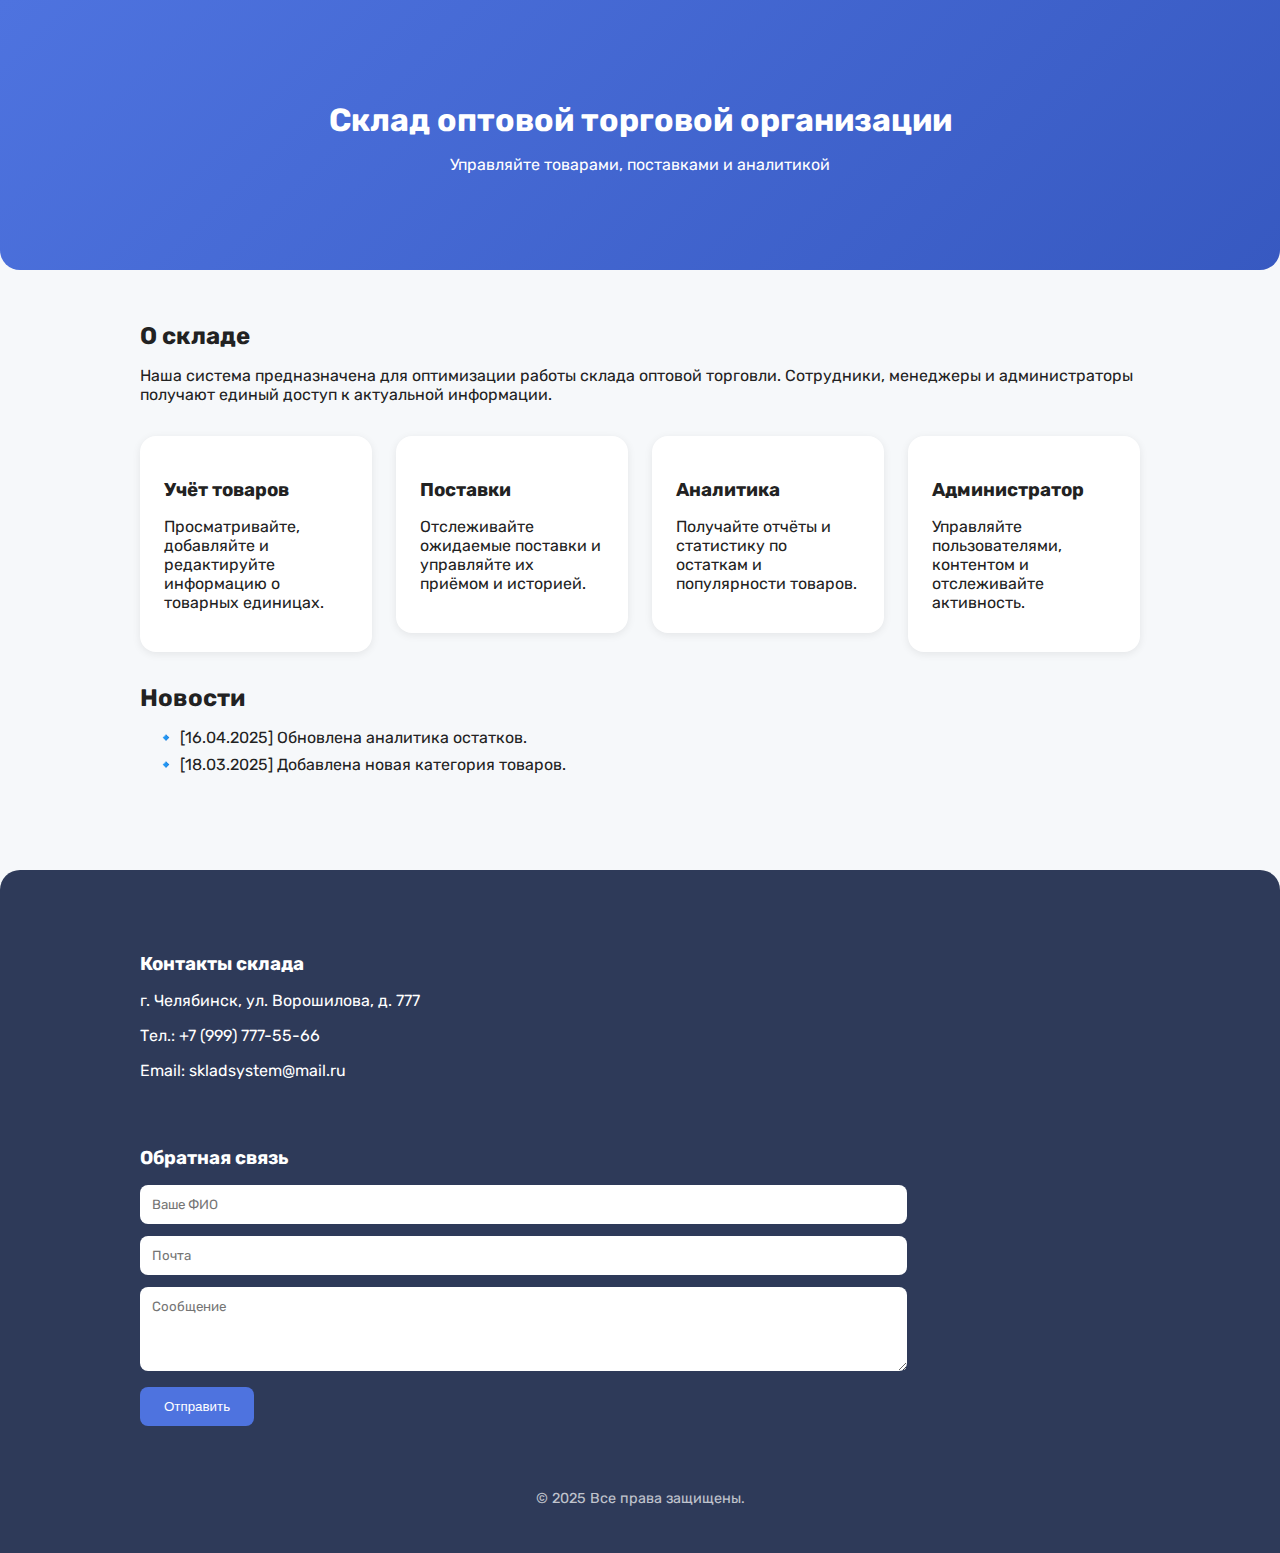
<file: index.html>
<!DOCTYPE html>
<html lang="ru">
<head>
  <meta charset="UTF-8" />
  <meta name="viewport" content="width=device-width, initial-scale=1.0"/>
  <title>Склад оптовой торговой организации</title>
  <link rel="stylesheet" href="css/style.css" />
  <link href="https://fonts.googleapis.com/css2?family=Rubik:wght@400;600&display=swap" rel="stylesheet">
</head>
<body>
  <header class="hero-header">
    <div class="container">
      <h1>Склад оптовой торговой организации</h1>
      <p>Управляйте товарами, поставками и аналитикой</p>
    </div>
  </header>

  <main class="container">
    <section class="intro">
      <h2>О складе</h2>
      <p>
        Наша система предназначена для оптимизации работы склада оптовой торговли.
        Сотрудники, менеджеры и администраторы получают единый доступ к актуальной информации.
      </p>
    </section>

    <section class="cards-grid">
      <a href="inventory.html" class="card-link">
        <div class="card hoverable">
          <h3>Учёт товаров</h3>
          <p>Просматривайте, добавляйте и редактируйте информацию о товарных единицах.</p>
        </div>
      </a>
      <a href="deliveries.html" class="card-link">
        <div class="card hoverable">
          <h3>Поставки</h3>
          <p>Отслеживайте ожидаемые поставки и управляйте их приёмом и историей.</p>
        </div>
      </a>
      <a href="analytics.html" class="card-link">
        <div class="card hoverable">
          <h3>Аналитика</h3>
          <p>Получайте отчёты и статистику по остаткам и популярности товаров.</p>
        </div>
      </a>
      <a href="admin.html" class="card-link">
        <div class="card hoverable">
          <h3>Администратор</h3>
          <p>Управляйте пользователями, контентом и отслеживайте активность.</p>
        </div>
      </a>
    </section>

    <section class="news-section">
      <h2>Новости</h2>
      <ul class="news-list">
        <li>🔹 [16.04.2025] Обновлена аналитика остатков.</li>
        <li>🔹 [18.03.2025] Добавлена новая категория товаров.</li>
      </ul>
    </section>
  </main>

  <footer class="footer">
    <div class="container footer-grid">
      <div>
        <h3>Контакты склада</h3>
        <p>г. Челябинск, ул. Ворошилова, д. 777</p>
        <p>Тел.: +7 (999) 777-55-66</p>
        <p>Email: skladsystem@mail.ru</p>
      </div>

      <div>
        <h3>Обратная связь</h3>
        <form id="feedback-form">
          <input type="text" name="name" placeholder="Ваше ФИО" required />
          <input type="text" name="subject" placeholder="Почта" required />
          <textarea name="message" placeholder="Сообщение" rows="4" required></textarea>
          <button type="submit" class="btn primary">Отправить</button>
        </form>
      </div>
    </div>
    <p class="footer-bottom">© 2025 Все права защищены.</p>
  </footer>

  <script src="js/index.js"></script>
</body>
</html>
</file>
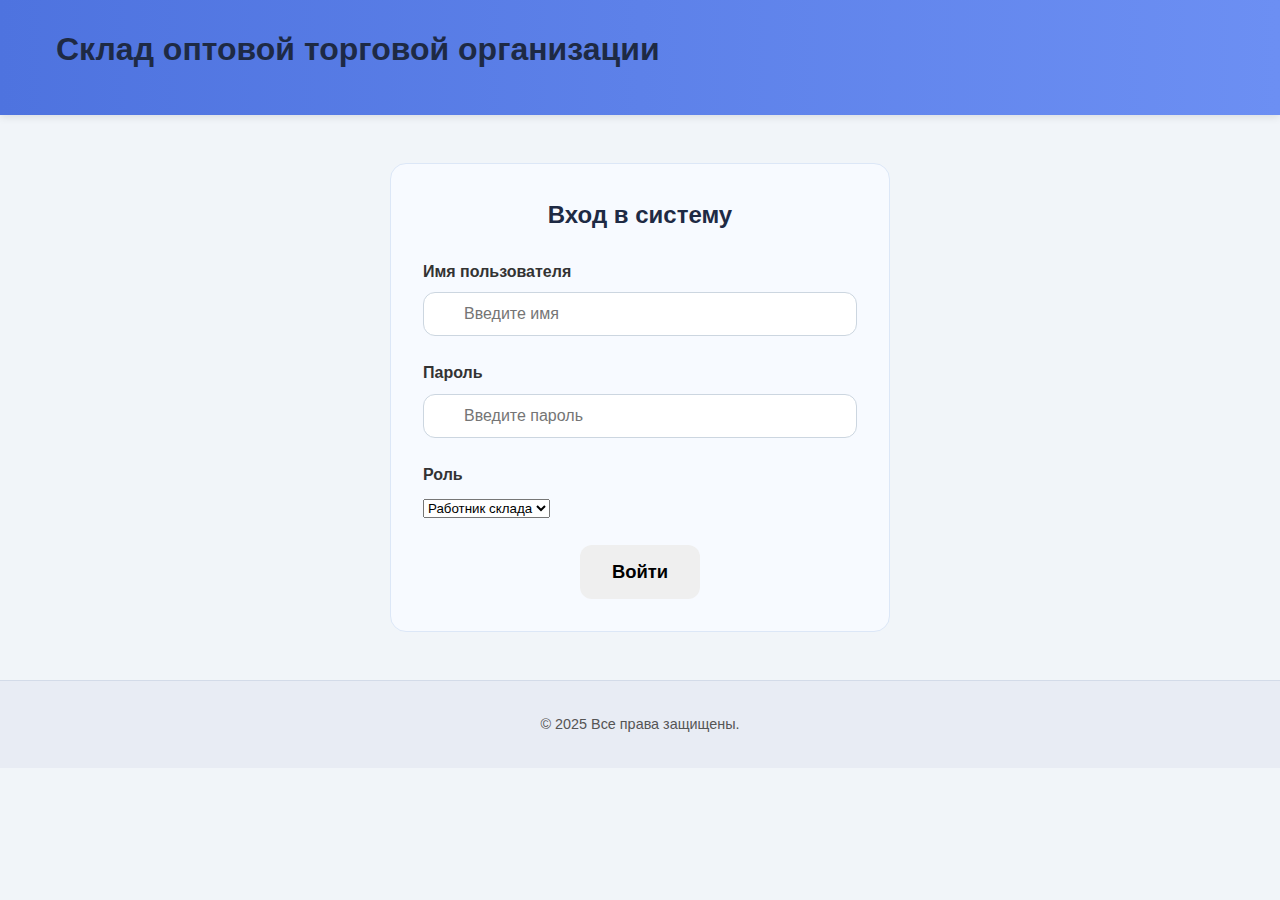
<file: admin.html>
<!DOCTYPE html>
<html lang="ru">
<head>
  <meta charset="UTF-8" />
  <meta name="viewport" content="width=device-width, initial-scale=1.0" />
  <title>Администратор</title>
  <link rel="stylesheet" href="css/admin.css" />
</head>
<body>
  <header class="main-header">
    <div class="container">
      <h1>Панель администратора</h1>
      <nav>
        <a href="index.html">Главная</a>
        <a href="inventory.html">Учёт товаров</a>
        <a href="deliveries.html">Поставки</a>
        <a href="analytics.html">Аналитика</a>
        <a href="admin.html" class="active">Администратор</a>
      </nav>
    </div>
  </header>

  <main class="container">
    <section>
      <h2>Управление пользователями</h2>
      <form id="userForm" class="pretty-form form-card">
        <div class="form-group">
          <label for="username">Имя пользователя</label>
          <div class="input-icon">
            <input type="text" id="username" placeholder="Введите имя пользователя" />
          </div>
        </div>
        <div class="form-group">
          <label for="role">Роль</label>
          <div class="input-icon">
            <select id="role">
              <option value="Работник склада">Работник склада</option>
              <option value="Менеджер">Менеджер</option>
              <option value="Администратор">Администратор</option>
            </select>
          </div>
        </div>
        <div class="form-group">
            <label for="password">Пароль</label>
            <div class="input-icon">
              <input type="password" id="password" placeholder="Введите пароль" />
            </div>
          </div>
        
        <button type="submit" class="btn primary big">Добавить пользователя</button>
      </form>

      <table class="styled-table">
        <thead>
          <tr>
            <th>Имя</th>
            <th>Роль</th>
            <th>Действия</th>
          </tr>
        </thead>
        <tbody id="userTable"></tbody>
      </table>
    </section>

    <section>
      <h2>Редактирование новостей</h2>
      <form id="newsForm" class="pretty-form form-card">
        <div class="form-group">
          <label for="news-title">Заголовок</label>
          <input type="text" id="news-title" placeholder="Введите заголовок" />
        </div>
        <div class="form-group">
          <label for="news-content">Содержание</label>
          <textarea id="news-content" rows="4" placeholder="Введите текст новости..."></textarea>
        </div>
        <button class="btn primary big" type="submit">Опубликовать</button>
      </form>
      <ul id="newsList" class="activity-log"></ul>
    </section>
  </main>

  <footer class="footer">
    <div class="container">
      <p>&copy; 2025 Все права защищены.</p>
    </div>
  </footer>

  <script src="js/admin.js"></script>
</body>
</html>
</file>
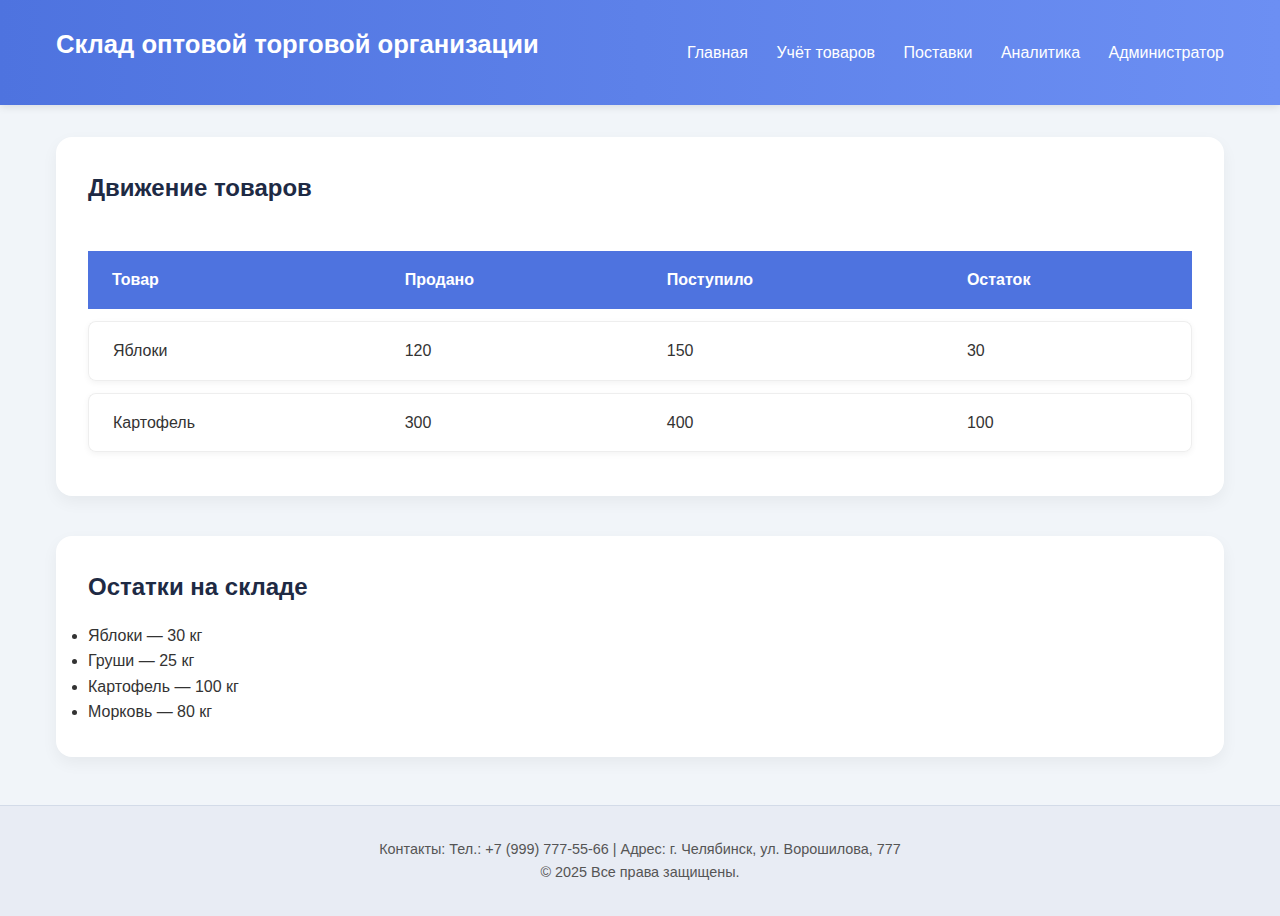
<file: analytics.html>
<!DOCTYPE html>
<html lang="ru">
<head>
  <meta charset="UTF-8" />
  <meta name="viewport" content="width=device-width, initial-scale=1.0" />
  <title>Аналитика</title>
  <link rel="stylesheet" href="css/inventory.css">
</head>
<body>
  <header class="site-header">
    <div class="container">
      <h1 class="logo">Склад оптовой торговой организации</h1>
      <nav class="nav">
        <a href="index.html">Главная</a>
        <a href="inventory.html">Учёт товаров</a>
        <a href="deliveries.html">Поставки</a>
        <a href="analytics.html">Аналитика</a>
        <a href="admin.html">Администратор</a>
      </nav>
    </div>
  </header>
  <main>
    <section class="card">
      <h2>Движение товаров</h2>
      <table class="styled-table">
        <thead>
          <tr>
            <th>Товар</th>
            <th>Продано</th>
            <th>Поступило</th>
            <th>Остаток</th>
          </tr>
        </thead>
        <tbody>
          <tr>
            <td>Яблоки</td>
            <td>120</td>
            <td>150</td>
            <td>30</td>
          </tr>
          <tr>
            <td>Картофель</td>
            <td>300</td>
            <td>400</td>
            <td>100</td>
          </tr>
        </tbody>
      </table>
    </section>
    <section class="card">
      <h2>Остатки на складе</h2>
      <ul>
        <li>Яблоки — 30 кг</li>
        <li>Груши — 25 кг</li>
        <li>Картофель — 100 кг</li>
        <li>Морковь — 80 кг</li>
      </ul>
    </section>
  </main>
  <footer>
    <p>Контакты: Тел.: +7 (999) 777-55-66 | Адрес: г. Челябинск, ул. Ворошилова, 777</p>
    <p>&copy; 2025 Все права защищены.</p>
  </footer>
  
</body>
</html>
</file>
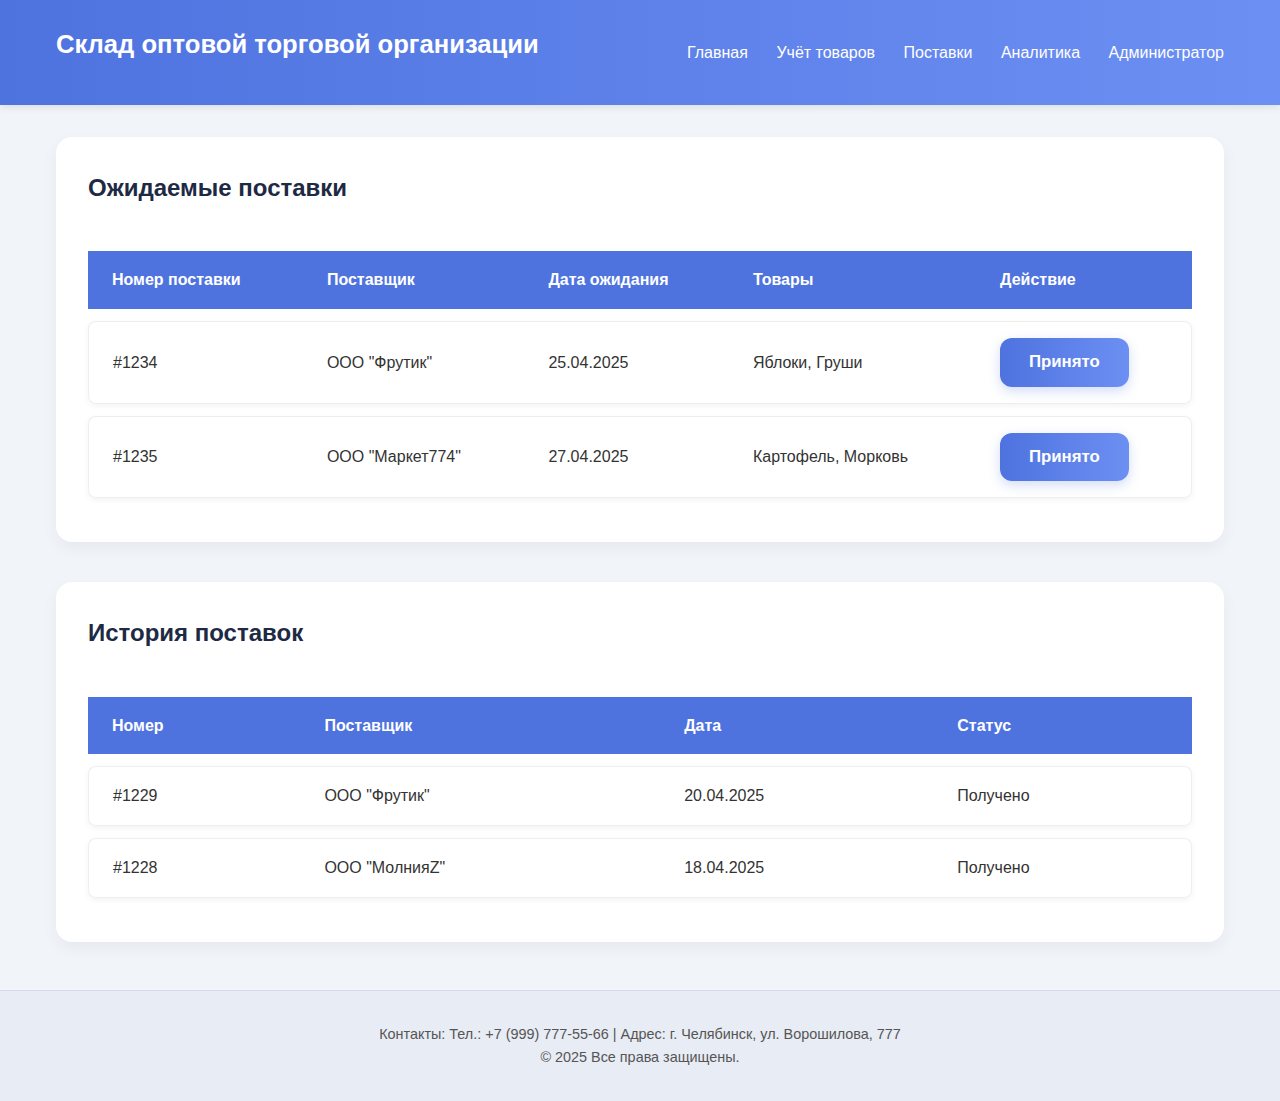
<file: deliveries.html>
<!DOCTYPE html>
<html lang="ru">
<head>
  <meta charset="UTF-8" />
  <meta name="viewport" content="width=device-width, initial-scale=1.0">
  <title>Склад оптовой торговой организации</title>
  <link rel="stylesheet" href="css/inventory.css">
</head>
<body>
  <header class="site-header">
    <div class="container">
      <h1 class="logo">Склад оптовой торговой организации</h1>
      <nav class="nav">
        <a href="index.html">Главная</a>
        <a href="inventory.html">Учёт товаров</a>
        <a href="deliveries.html">Поставки</a>
        <a href="analytics.html">Аналитика</a>
        <a href="admin.html">Администратор</a>
      </nav>
    </div>
  </header>
  <main>
    <section class="card">
      <h2>Ожидаемые поставки</h2>
      <table class="styled-table">
        <thead>
          <tr>
            <th>Номер поставки</th>
            <th>Поставщик</th>
            <th>Дата ожидания</th>
            <th>Товары</th>
            <th>Действие</th>
          </tr>
        </thead>
        <tbody>
          <tr>
            <td>#1234</td>
            <td>ООО "Фрутик"</td>
            <td>25.04.2025</td>
            <td>Яблоки, Груши</td>
            <td><button class="btn primary">Принято</button></td>
          </tr>
          <tr>
            <td>#1235</td>
            <td>ООО "Маркет774"</td>
            <td>27.04.2025</td>
            <td>Картофель, Морковь</td>
            <td><button class="btn primary">Принято</button></td>
          </tr>
        </tbody>
      </table>
    </section>
    <section class="card">
      <h2>История поставок</h2>
      <table class="styled-table">
        <thead>
          <tr>
            <th>Номер</th>
            <th>Поставщик</th>
            <th>Дата</th>
            <th>Статус</th>
          </tr>
        </thead>
        <tbody>
          <tr>
            <td>#1229</td>
            <td>ООО "Фрутик"</td>
            <td>20.04.2025</td>
            <td>Получено</td>
          </tr>
          <tr>
            <td>#1228</td>
            <td>ООО "МолнияZ"</td>
            <td>18.04.2025</td>
            <td>Получено</td>
          </tr>
        </tbody>
      </table>
    </section>
  </main>
  <footer>
    <p>Контакты: Тел.: +7 (999) 777-55-66 | Адрес: г. Челябинск, ул. Ворошилова, 777</p>
    <p>&copy; 2025 Все права защищены.</p>
  </footer>

</body>
</html>
</file>
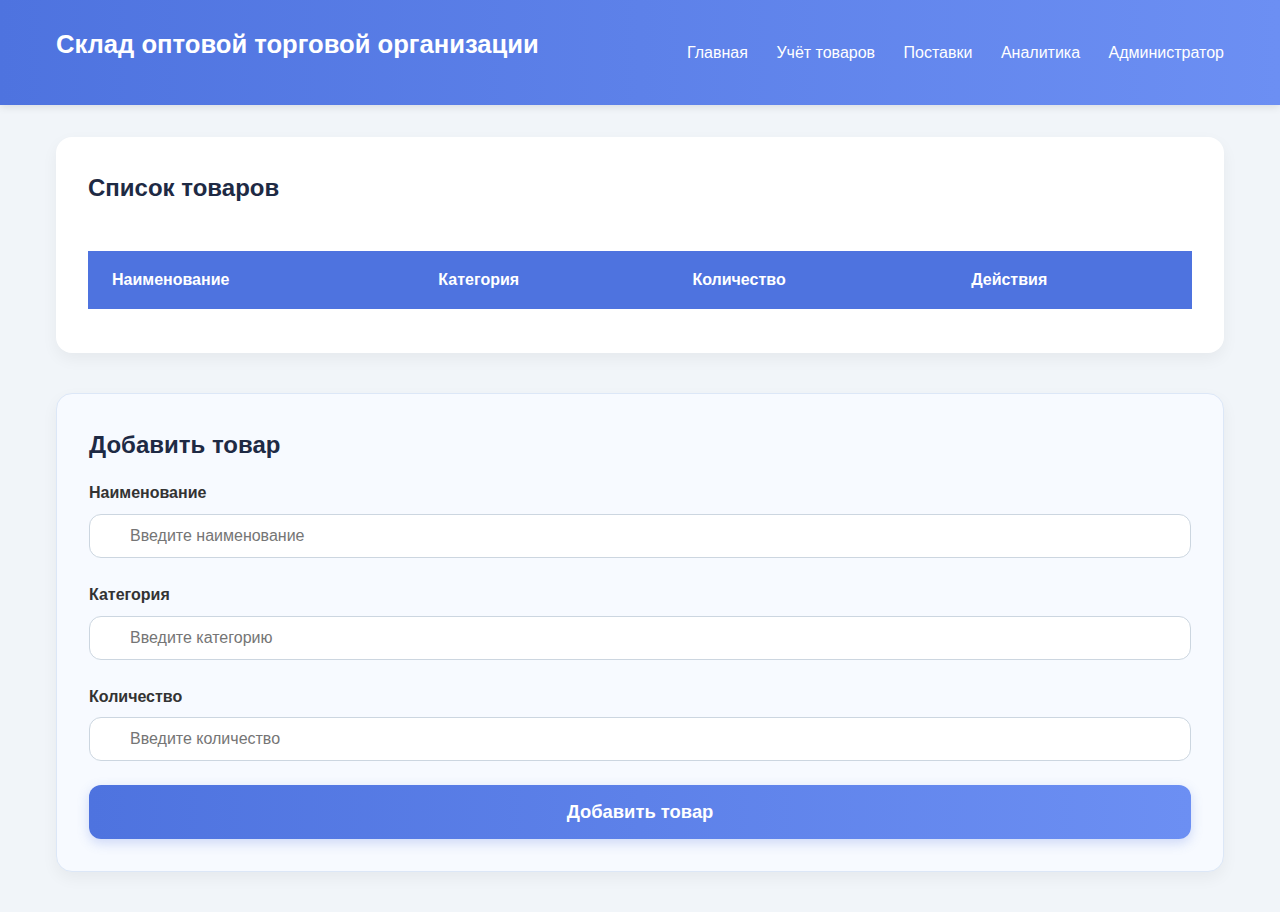
<file: inventory.html>
<!DOCTYPE html>
<html lang="ru">
<head>
  <meta charset="UTF-8" />
  <meta name="viewport" content="width=device-width, initial-scale=1.0"/>
  <title>Учёт товаров</title>
  <link rel="stylesheet" href="css/inventory.css" />
  <link href="https://fonts.googleapis.com/css2?family=Rubik:wght@400;600&display=swap" rel="stylesheet">
</head>
<body>
    <header class="site-header">
        <div class="container">
          <h1 class="logo">Склад оптовой торговой организации</h1>
          <nav class="nav">
            <a href="index.html">Главная</a>
            <a href="inventory.html">Учёт товаров</a>
            <a href="deliveries.html">Поставки</a>
            <a href="analytics.html">Аналитика</a>
            <a href="admin.html">Администратор</a>
          </nav>
        </div>
      </header>
      

  <main class="container">
    <section class="card">
      <h2>Список товаров</h2>
      <table class="styled-table">
        <thead>
          <tr>
            <th>Наименование</th>
            <th>Категория</th>
            <th>Количество</th>
            <th>Действия</th>
          </tr>
        </thead>
        <tbody id="inventory-table">
        </tbody>
      </table>
    </section>

    <section class="card form-card">
        <h2>Добавить товар</h2>
        <form id="add-form" class="form-grid pretty-form">
          <div class="form-group">
            <label for="name">Наименование</label>
            <div class="input-icon">
              <input type="text" id="name" placeholder="Введите наименование" required />
            </div>
          </div>
          <div class="form-group">
            <label for="category">Категория</label>
            <div class="input-icon">
              <input type="text" id="category" placeholder="Введите категорию" required />
            </div>
          </div>
          <div class="form-group">
            <label for="quantity">Количество</label>
            <div class="input-icon">
              <input type="number" id="quantity" placeholder="Введите количество" required />
            </div>
          </div>
          <button type="submit" class="btn primary big full">Добавить товар</button>
        </form>
      </section>      
  </main>
  <script src="js/inventory.js"></script>
</body>
</html>
</file>
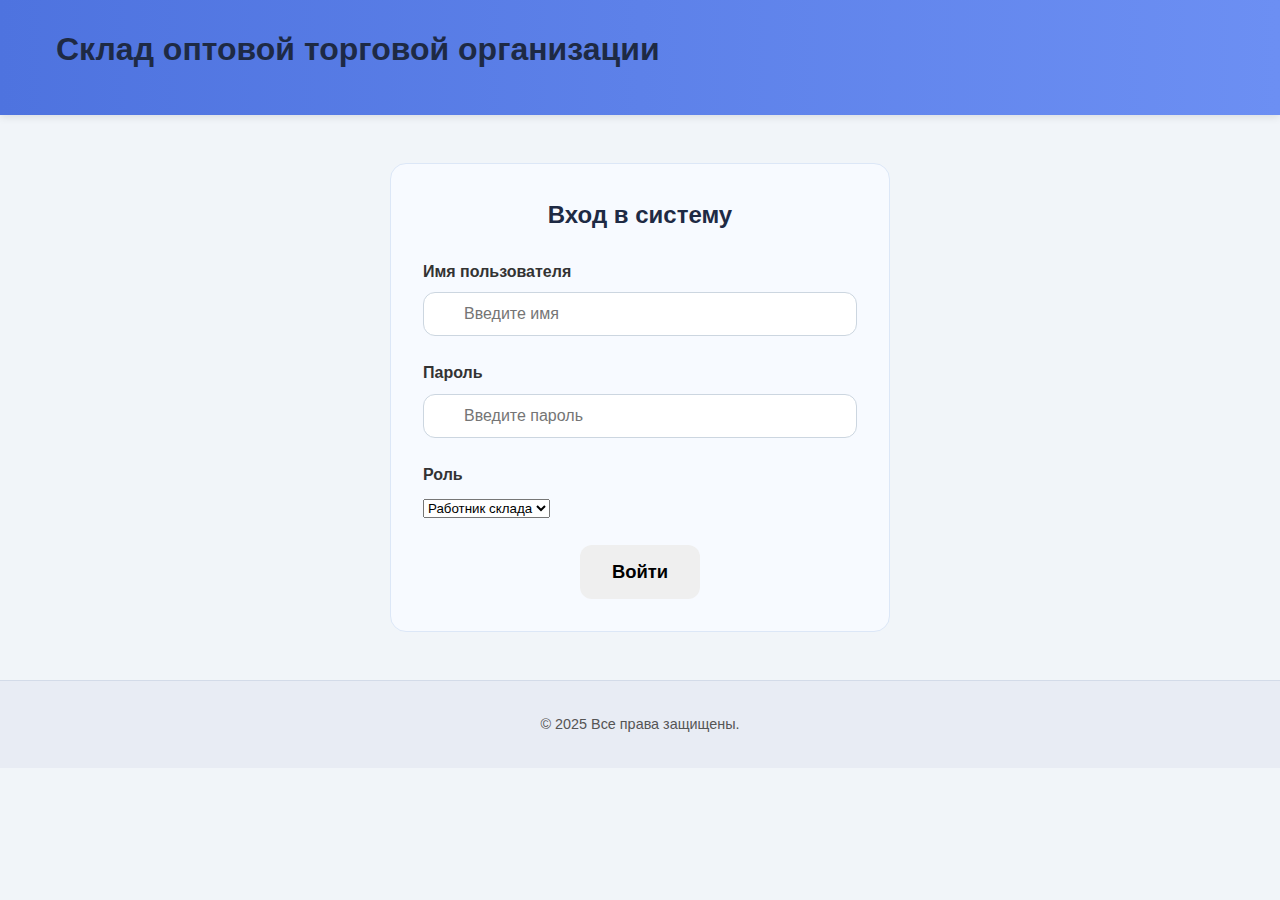
<file: login.html>
<!DOCTYPE html>
<html lang="ru">
<head>
  <meta charset="UTF-8" />
  <meta name="viewport" content="width=device-width, initial-scale=1.0" />
  <title>Авторизация</title>
  <link rel="stylesheet" href="css/inventory.css" />
</head>
<body>
  <header class="site-header">
    <div class="container">
      <h1>Склад оптовой торговой организации</h1>
    </div>
  </header>

  <main class="container">
    <div class="form-card" style="max-width: 500px; margin: 3rem auto;">
      <h2 style="text-align: center; margin-bottom: 1.5rem;">Вход в систему</h2>
      <form id="loginForm" class="pretty-form">
        <div class="form-group">
          <label for="login-username">Имя пользователя</label>
          <div class="input-icon">
            <input type="text" id="login-username" placeholder="Введите имя" required />
          </div>
        </div>
      
        <div class="form-group">
          <label for="login-password">Пароль</label>
          <div class="input-icon">
            <input type="password" id="login-password" placeholder="Введите пароль" required />
          </div>
        </div>
      
        <div class="form-group">
          <label for="login-role">Роль</label>
          <div class="input-icon">
            <select id="login-role" required>
              <option value="Работник склада">Работник склада</option>
              <option value="Менеджер">Менеджер</option>
              <option value="Администратор">Администратор</option>
            </select>
          </div>
        </div>
      
        <div style="text-align: center;">
          <button type="submit" class="btn big">Войти</button>
        </div>
      </form>
      
    </div>
  </main>

  <footer class="site-footer">
    <div class="container">
      <p>© 2025 Все права защищены.</p>
    </div>
  </footer>

  <script src="js/login.js"></script>
  
</body>
</html>
</file>
<file: css/style.css>
body {
  margin: 0;
  font-family: 'Rubik', sans-serif;
  background: #f6f8fa;
  color: #222;
}

.container {
  max-width: 1000px;
  margin: auto;
  padding: 2rem;
}

.hero-header {
  background: linear-gradient(135deg, #4e73df, #3759c1);
  color: #fff;
  text-align: center;
  padding: 3rem 1rem;
  border-radius: 0 0 20px 20px;
}

h1, h2, h3 {
  margin-bottom: 1rem;
}

.cards-grid {
  display: grid;
  grid-template-columns: repeat(auto-fit, minmax(220px, 1fr));
  gap: 1.5rem;
  margin: 2rem 0;
}

.card {
  background: #fff;
  border-radius: 16px;
  padding: 1.5rem;
  box-shadow: 0 2px 8px rgba(0,0,0,0.08);
  transition: transform 0.2s ease;
}

.card.hoverable:hover {
  transform: translateY(-5px);
  box-shadow: 0 4px 12px rgba(0,0,0,0.12);
}

.card-link {
  text-decoration: none;
  color: inherit;
}

.news-list {
  list-style: none;
  padding-left: 1rem;
}

.news-list li {
  margin-bottom: 0.5rem;
}

.footer {
  background: #2e3a59;
  color: #fff;
  padding: 2rem 1rem;
  border-top-left-radius: 20px;
  border-top-right-radius: 20px;
  margin-top: 3rem;
}

.footer-grid {
  display: flex;
  flex-wrap: wrap;
  gap: 2rem;
  justify-content: space-between;
}

.footer input,
.footer textarea {
  width: 100%;
  padding: 0.75rem;
  margin-bottom: 0.75rem;
  border: none;
  border-radius: 8px;
  font-family: inherit;
}

.footer .btn {
  background: #4e73df;
  color: #fff;
  border: none;
  padding: 0.75rem 1.5rem;
  border-radius: 8px;
  cursor: pointer;
}

.footer-bottom {
  text-align: center;
  margin-top: 2rem;
  font-size: 0.9rem;
  opacity: 0.7;
}

@media (max-width: 768px) {
  .container {
    padding: 1rem;
  }

  .hero-header {
    padding: 2rem 1rem;
  }

  h1 {
    font-size: 1.5rem;
  }

  h2 {
    font-size: 1.25rem;
  }

  .cards-grid {
    grid-template-columns: 1fr;
    gap: 1rem;
  }

  .footer-grid {
    flex-direction: column;
    gap: 1.5rem;
  }

  .footer {
    padding: 1.5rem 1rem;
  }

  .footer .btn {
    width: 100%;
    padding: 1rem;
  }

  .form-card {
    padding: 1.25rem;
    border-radius: 12px;
  }

  .btn {
    width: 100%;
  }

  table {
    width: 100%;
    min-width: 600px;
  }

  .table-wrapper {
    overflow-x: auto;
  }
}
</file>
<file: css/admin.css>
body {
    margin: 0;
    font-family: 'Segoe UI', sans-serif;
    background-color: #f8f9fc;
    color: #333;
  }
  
  .container {
    max-width: 1200px;
    margin: 0 auto;
    padding: 2rem;
  }
  
  .main-header {
    background: #4e73df;
    color: white;
    padding: 1.5rem 0;
    box-shadow: 0 4px 10px rgba(0, 0, 0, 0.1);
  }
  
  .main-header h1 {
    margin: 0;
    text-align: center;
  }
  
  .main-header nav {
    text-align: center;
    margin-top: 1rem;
  }
  
  .main-header nav a {
    color: white;
    margin: 0 1rem;
    text-decoration: none;
    font-weight: 500;
  }
  
  .main-header nav a.active,
  .main-header nav a:hover {
    text-decoration: underline;
  }
  
  .pretty-form {
    display: flex;
    flex-direction: column;
    gap: 1.5rem;
    margin-bottom: 2rem;
  }
  
  .form-card {
    background: #ffffff;
    border-radius: 16px;
    box-shadow: 0 4px 12px rgba(0, 0, 0, 0.06);
    padding: 2rem;
    border: 1px solid #e0e0e0;
  }
  
  .form-group label {
    font-weight: 600;
    margin-bottom: 0.5rem;
    display: block;
  }
  
  .input-icon {
    position: relative;
  }
  
  .input-icon span {
    position: absolute;
    left: 12px;
    top: 50%;
    transform: translateY(-50%);
    color: #666;
    font-size: 1.1rem;
  }
  
  .input-icon input,
  .input-icon select,
  textarea {
    width: 100%;
    padding: 0.75rem;
    border-radius: 10px;
    border: 1px solid #ccc;
    font-size: 1rem;
    resize: vertical;
    box-sizing: border-box;
    background: #fff;
  }
  
  textarea:focus {
    border-color: #4e73df;
    box-shadow: 0 0 0 2px rgba(78, 115, 223, 0.2);
    outline: none;
  }
  
  .btn {
    cursor: pointer;
    border: none;
    background-color: #4e73df;
    color: white;
    padding: 0.5rem 1rem;
    border-radius: 8px;
    transition: background-color 0.3s ease;
  }
  
  .btn:hover {
    background-color: #2e59d9;
  }
  
  .btn.primary {
    background-color: #1cc88a;
  }
  
  .btn.primary:hover {
    background-color: #17a673;
  }
  
  .btn.danger {
    background-color: #e74a3b;
  }
  
  .btn.danger:hover {
    background-color: #c0392b;
  }
  
  .btn.small {
    font-size: 0.9rem;
    padding: 0.3rem 0.6rem;
  }
  
  .styled-table {
    width: 100%;
    border-collapse: collapse;
    margin-top: 1rem;
  }
  
  .styled-table th,
  .styled-table td {
    padding: 1rem;
    border-bottom: 1px solid #ddd;
    text-align: left;
  }
  
  .styled-table tr:hover {
    background-color: #f1f1f1;
  }
  
  .activity-log {
    list-style: none;
    padding-left: 0;
    margin-top: 1rem;
  }
  
  .activity-log li {
    padding: 0.5rem 0;
    border-bottom: 1px solid #eee;
  }
  
  .footer {
    background-color: #f1f1f1;
    padding: 1rem 0;
    text-align: center;
    margin-top: 3rem;
  }
  
  .user-list {
    margin-top: 1rem;
    display: flex;
    flex-direction: column;
    gap: 1rem;
  }
  
  .user-card {
    padding: 1rem 1.5rem;
    border: 1px solid #dce7f7;
    background: #ffffff;
    border-radius: 12px;
    box-shadow: 0 2px 6px rgba(0, 0, 0, 0.05);
    display: flex;
    justify-content: space-between;
    align-items: center;
  }
  
  .user-card span {
    font-weight: 500;
  }
  
  .user-card button {
    background: #e74c3c;
    color: white;
    border: none;
    padding: 0.5rem 1rem;
    border-radius: 8px;
    cursor: pointer;
    transition: background 0.2s;
  }
  
  .user-card button:hover {
    background: #c0392b;
  }
  
  /* 📱 Адаптивность */
  @media (max-width: 768px) {
    h1 {
      font-size: 1.5rem;
      text-align: center;
    }
  
    h2 {
      font-size: 1.25rem;
      text-align: center;
    }
  
    .form-card {
      padding: 1.5rem;
      border-radius: 12px;
    }
  
    .input-icon input,
    .input-icon select,
    .input-icon textarea {
      font-size: 1rem;
      padding: 0.65rem 0.75rem 0.65rem 2.2rem;
    }
  
    .btn {
      width: 100%;
    }
  
    .user-card {
      flex-direction: column;
      align-items: flex-start;
      gap: 0.5rem;
    }
  
    .user-card button {
      width: 100%;
    }
  
    .table-wrapper {
      overflow-x: auto;
    }
    .styled-table thead {
      display: none;
    }
  
    .styled-table,
    .styled-table tbody,
    .styled-table tr,
    .styled-table td {
      display: block;
      width: 100%;
    }
  
    .styled-table tr {
      margin-bottom: 1rem;
      background: #fff;
      box-shadow: 0 4px 10px rgba(0, 0, 0, 0.05);
      border-radius: 12px;
      overflow: hidden;
    }
  
    .styled-table td {
      display: flex;
      justify-content: space-between;
      padding: 0.75rem 1rem;
      border-bottom: 1px solid #eee;
    }
  
    .styled-table td::before {
      content: attr(data-label);
      font-weight: 600;
      color: #4e73df;
      text-transform: uppercase;
      margin-right: 1rem;
    }
  
    .styled-table tr td:first-child {
      border-top-left-radius: 12px;
      border-top-right-radius: 12px;
    }
  
    .styled-table tr td:last-child {
      border-bottom-left-radius: 12px;
      border-bottom-right-radius: 12px;
      border-bottom: none;
    }
  }
</file>
<file: css/inventory.css>
* {
  box-sizing: border-box;
  margin: 0;
  padding: 0;
}

body {
  font-family: 'Segoe UI', sans-serif;
  background-color: #f1f5f9;
  color: #333;
  line-height: 1.6;
}

main {
  max-width: 1200px;
  margin: 2rem auto;
  padding: 0 1rem;
}

h1, h2, h3 {
  color: #1e2a44;
  margin-bottom: 1rem;
}

.card {
  background: #ffffff;
  border-radius: 16px;
  padding: 2rem;
  box-shadow: 0 6px 16px rgba(0, 0, 0, 0.05);
  margin-bottom: 2.5rem;
}

.form-card {
  background: #f7faff;
  border: 1px solid #dce7f7;
  border-radius: 16px;
  padding: 2rem;
  transition: all 0.3s ease;
}

.form-card:hover {
  box-shadow: 0 10px 24px rgba(0, 0, 0, 0.08);
}

.pretty-form {
  display: flex;
  flex-direction: column;
  gap: 1.5rem;
  margin-top: 1rem;
}

.form-group label {
  font-weight: 600;
  margin-bottom: 0.5rem;
  display: block;
  color: #333;
}

.input-icon {
  position: relative;
}

.input-icon span {
  position: absolute;
  left: 12px;
  top: 50%;
  transform: translateY(-50%);
  color: #888;
  font-size: 1.1rem;
  pointer-events: none;
}

.input-icon input {
  width: 100%;
  padding: 0.75rem 0.75rem 0.75rem 2.5rem;
  border-radius: 12px;
  border: 1px solid #ccd6e0;
  background: #fff;
  font-size: 1rem;
  transition: border-color 0.2s ease, box-shadow 0.2s ease;
}

.input-icon input:focus {
  border-color: #4e73df;
  box-shadow: 0 0 0 3px rgba(78, 115, 223, 0.15);
  outline: none;
}

.btn {
  display: inline-block;
  padding: 0.9rem 1.8rem;
  font-size: 1.05rem;
  font-weight: 600;
  border-radius: 12px;
  border: none;
  cursor: pointer;
  transition: all 0.25s ease;
  text-align: center;
  text-decoration: none;
  font-family: inherit;
}

.btn.primary {
  background: linear-gradient(to right, #4e73df, #6c8ff3);
  color: #fff;
  box-shadow: 0 4px 12px rgba(78, 115, 223, 0.25);
}

.btn.primary:hover {
  background: linear-gradient(to right, #3b5fd9, #587bf0);
  transform: translateY(-2px);
  box-shadow: 0 6px 16px rgba(78, 115, 223, 0.3);
}

.btn.primary:active {
  transform: scale(0.97);
}

.btn.secondary {
  background: #ffffff;
  color: #4e73df;
  border: 2px solid #4e73df;
}

.btn.secondary:hover {
  background: #f0f4ff;
  transform: translateY(-2px);
}

.btn.secondary:active {
  transform: scale(0.97);
}

.btn.big {
  font-size: 1.15rem;
  padding: 1rem 2rem;
}

.btn.full {
  width: 100%;
}

.styled-table {
  width: 100%;
  border-collapse: separate;
  border-spacing: 0 12px;
  margin-top: 2rem;
  background: transparent;
}

.styled-table thead tr {
  background-color: #4e73df;
  color: #ffffff;
  text-align: left;
}

.styled-table th,
.styled-table td {
  padding: 1rem 1.5rem;
}

.styled-table tbody tr {
  background-color: #ffffff;
  border-radius: 8px;
  box-shadow: 0 2px 6px rgba(0, 0, 0, 0.05);
}

.styled-table tbody tr td {
  border-top: 1px solid #eee;
  border-bottom: 1px solid #eee;
}

.styled-table tbody tr td:first-child {
  border-left: 1px solid #eee;
  border-top-left-radius: 8px;
  border-bottom-left-radius: 8px;
}

.styled-table tbody tr td:last-child {
  border-right: 1px solid #eee;
  border-top-right-radius: 8px;
  border-bottom-right-radius: 8px;
}

footer {
  background-color: #e8ecf4;
  padding: 2rem 1rem;
  text-align: center;
  font-size: 0.9rem;
  color: #555;
  margin-top: 3rem;
  border-top: 1px solid #d3dbe8;
}

.site-header {
  background: linear-gradient(to right, #4e73df, #6c8ff3);
  padding: 1.5rem 0;
  box-shadow: 0 2px 8px rgba(0, 0, 0, 0.1);
  margin-bottom: 2rem;
}

.site-header .container {
  display: flex;
  justify-content: space-between;
  align-items: center;
  max-width: 1200px;
  margin: 0 auto;
  padding: 0 1rem;
}

.logo {
  font-size: 1.6rem;
  font-weight: bold;
  color: #fff;
}

.nav a {
  margin-left: 1.5rem;
  color: #fff;
  text-decoration: none;
  font-weight: 500;
  transition: opacity 0.2s ease;
}

.nav a:hover {
  opacity: 0.85;
}


@media (max-width: 768px) {
  .site-header .container {
    flex-direction: column;
    align-items: flex-start;
  }

  .nav {
    margin-top: 1rem;
    display: flex;
    flex-direction: column;
    gap: 0.75rem;
  }

  .nav a {
    margin-left: 0;
  }

  .container,
  main {
    padding: 1rem;
  }

  .card,
  .form-card {
    padding: 1.25rem;
  }

  h1 {
    font-size: 1.5rem;
  }

  h2 {
    font-size: 1.25rem;
  }

  .btn.big {
    font-size: 1rem;
    padding: 0.85rem 1.25rem;
  }

  .styled-table thead {
    display: none;
  }

  .styled-table tbody tr {
    display: block;
    margin-bottom: 1rem;
    box-shadow: 0 4px 10px rgba(0, 0, 0, 0.06);
    border-radius: 12px;
  }

  .styled-table tbody td {
    display: flex;
    justify-content: space-between;
    padding: 0.75rem 1rem;
    border: none;
    border-bottom: 1px solid #eee;
  }

  .styled-table tbody td::before {
    content: attr(data-label);
    font-weight: 600;
    color: #4e73df;
  }

  .styled-table tbody tr td:first-child {
    border-radius: 12px 12px 0 0;
  }

  .styled-table tbody tr td:last-child {
    border-radius: 0 0 12px 12px;
    border-bottom: none;
  }
}
</file>
